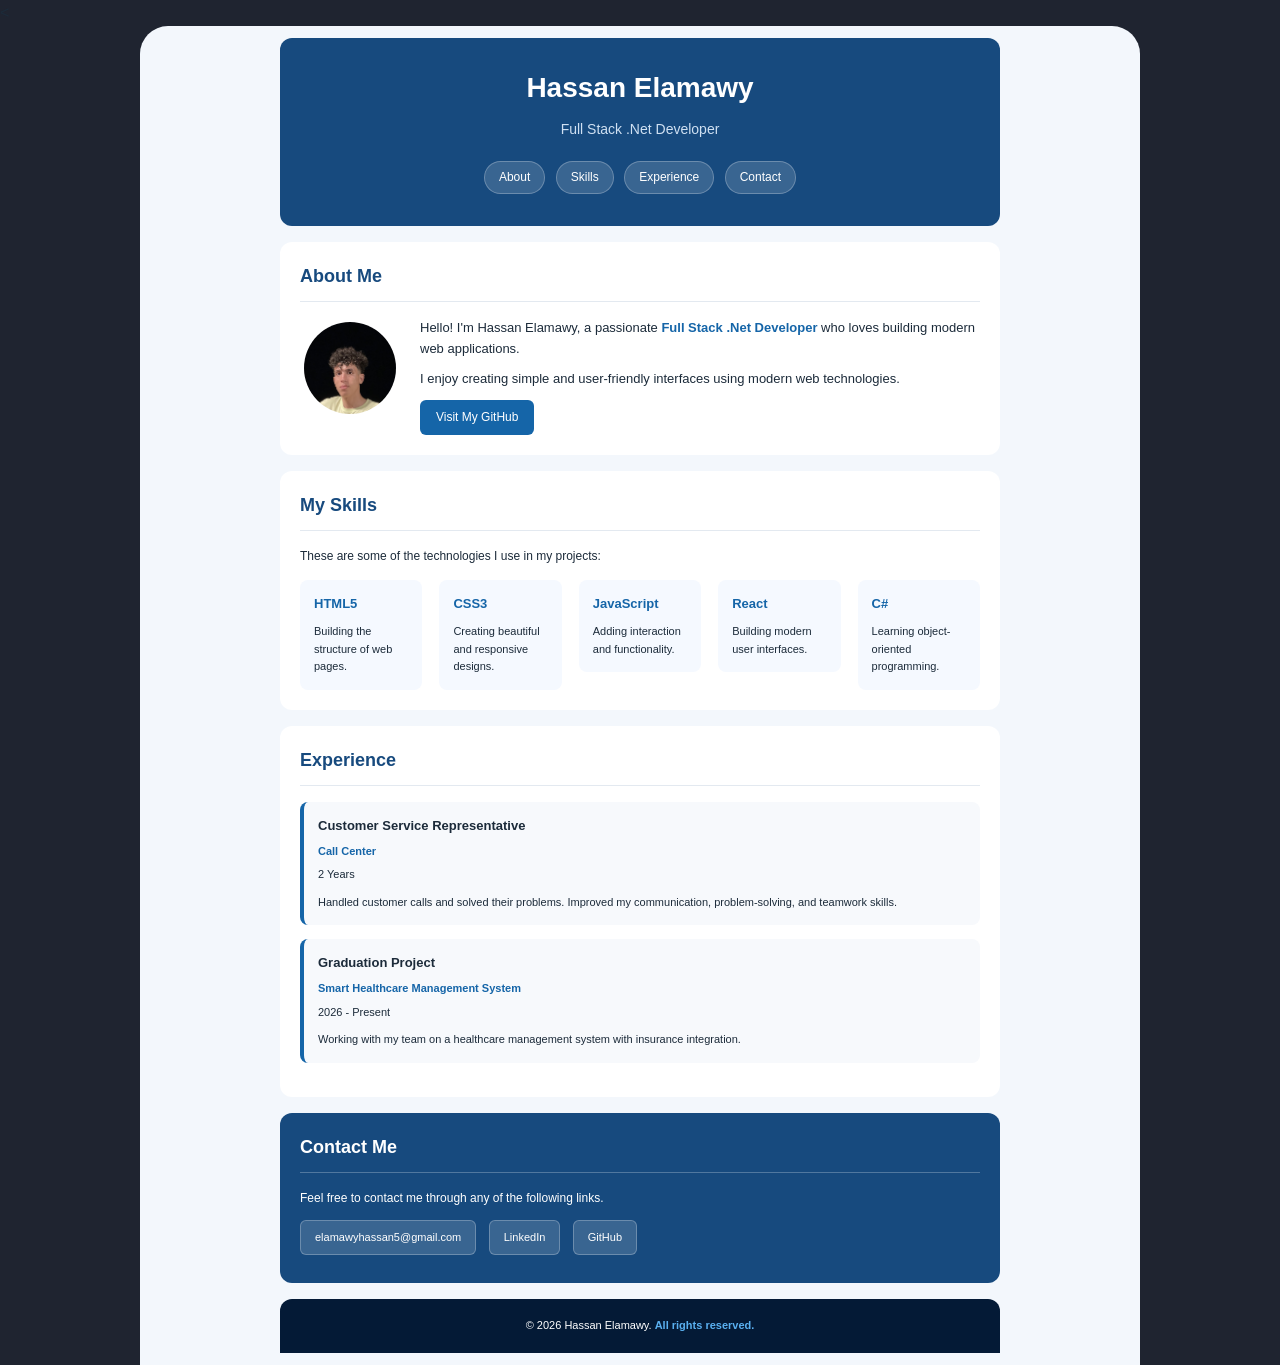
<file: assignment-1/index.html>
<<!doctype html>
<html lang="en">
  <head>
    <meta charset="UTF-8" />
    <meta name="viewport" content="width=device-width, initial-scale=1.0" />
    <title>Hassan Elamawy | Full Stack .Net Developer</title>
    <link rel="stylesheet" href="main.css" />
  </head>
  <body>
    <div class="page">
      <div class="wrapper">
        <!-- 1. Header -->
        <header id="header">
          <h1>Hassan Elamawy</h1>
          <p>Full Stack .Net Developer</p>
          <nav>
            <ul>
              <li><a href="#about">About</a></li>
              <li><a href="#skills">Skills</a></li>
              <li><a href="#experience">Experience</a></li>
              <li><a href="#contact">Contact</a></li>
            </ul>
          </nav>
        </header>

        <main>
          <!-- 2. About Me -->
          <section id="about">
            <h2>About Me</h2>
            <div class="about-content">
              <img src="profile.jpg" alt="Hassan Elamawy profile picture" />

              <div class="about-text">
                <p>
                  Hello! I'm Hassan Elamawy, a passionate
                  <strong>Full Stack .Net Developer</strong> who loves building
                  modern web applications.
                </p>
                <p>
                  I enjoy creating simple and user-friendly interfaces using
                  modern web technologies.
                </p>
                <a class="btn" href="https://github.com/" target="_blank"
                  >Visit My GitHub</a
                >
              </div>
            </div>
          </section>

          <section id="skills">
            <h2>My Skills</h2>
            <p class="skills-intro">
              These are some of the technologies I use in my projects:
            </p>
            <ul class="skills-list">
              <li>
                <h3>HTML5</h3>
                <p>Building the structure of web pages.</p>
              </li>
              <li>
                <h3>CSS3</h3>
                <p>Creating beautiful and responsive designs.</p>
              </li>
              <li>
                <h3>JavaScript</h3>
                <p>Adding interaction and functionality.</p>
              </li>
              <li>
                <h3>React</h3>
                <p>Building modern user interfaces.</p>
              </li>
              <li>
                <h3>C#</h3>
                <p>Learning object-oriented programming.</p>
              </li>
            </ul>
          </section>

          <!-- 3. Experience Timeline -->
          <section id="experience">
            <h2>Experience</h2>

            <article class="job">
              <div class="job-top">
                <div>
                  <h3>Customer Service Representative</h3>
                  <p class="company">Call Center</p>
                  <p class="date">2 Years</p>
                </div>
              </div>
              <p>
                Handled customer calls and solved their problems. Improved my
                communication, problem-solving, and teamwork skills.
              </p>
            </article>

            <article class="job">
              <div class="job-top">
                <div>
                  <h3>Graduation Project</h3>
                  <p class="company">Smart Healthcare Management System</p>
                  <p class="date">2026 - Present</p>
                </div>
              </div>
              <p>
                Working with my team on a healthcare management system with
                insurance integration.
              </p>
            </article>
          </section>

          <!-- 4. Contact Me -->
          <section id="contact">
            <h2>Contact Me</h2>
            <p>Feel free to contact me through any of the following links.</p>
            <ul>
              <li>
                <a href="mailto:elamawyhassan5@gmail.com"
                  >elamawyhassan5@gmail.com</a
                >
              </li>
              <li>
                <a href="https://www.linkedin.com/" target="_blank">LinkedIn</a>
              </li>
              <li><a href="https://github.com/" target="_blank">GitHub</a></li>
            </ul>
          </section>
        </main>

        <footer>
          <p>&copy; 2026 Hassan Elamawy. <span>All rights reserved.</span></p>
        </footer>
      </div>
    </div>
  </body>
</html>
</file>
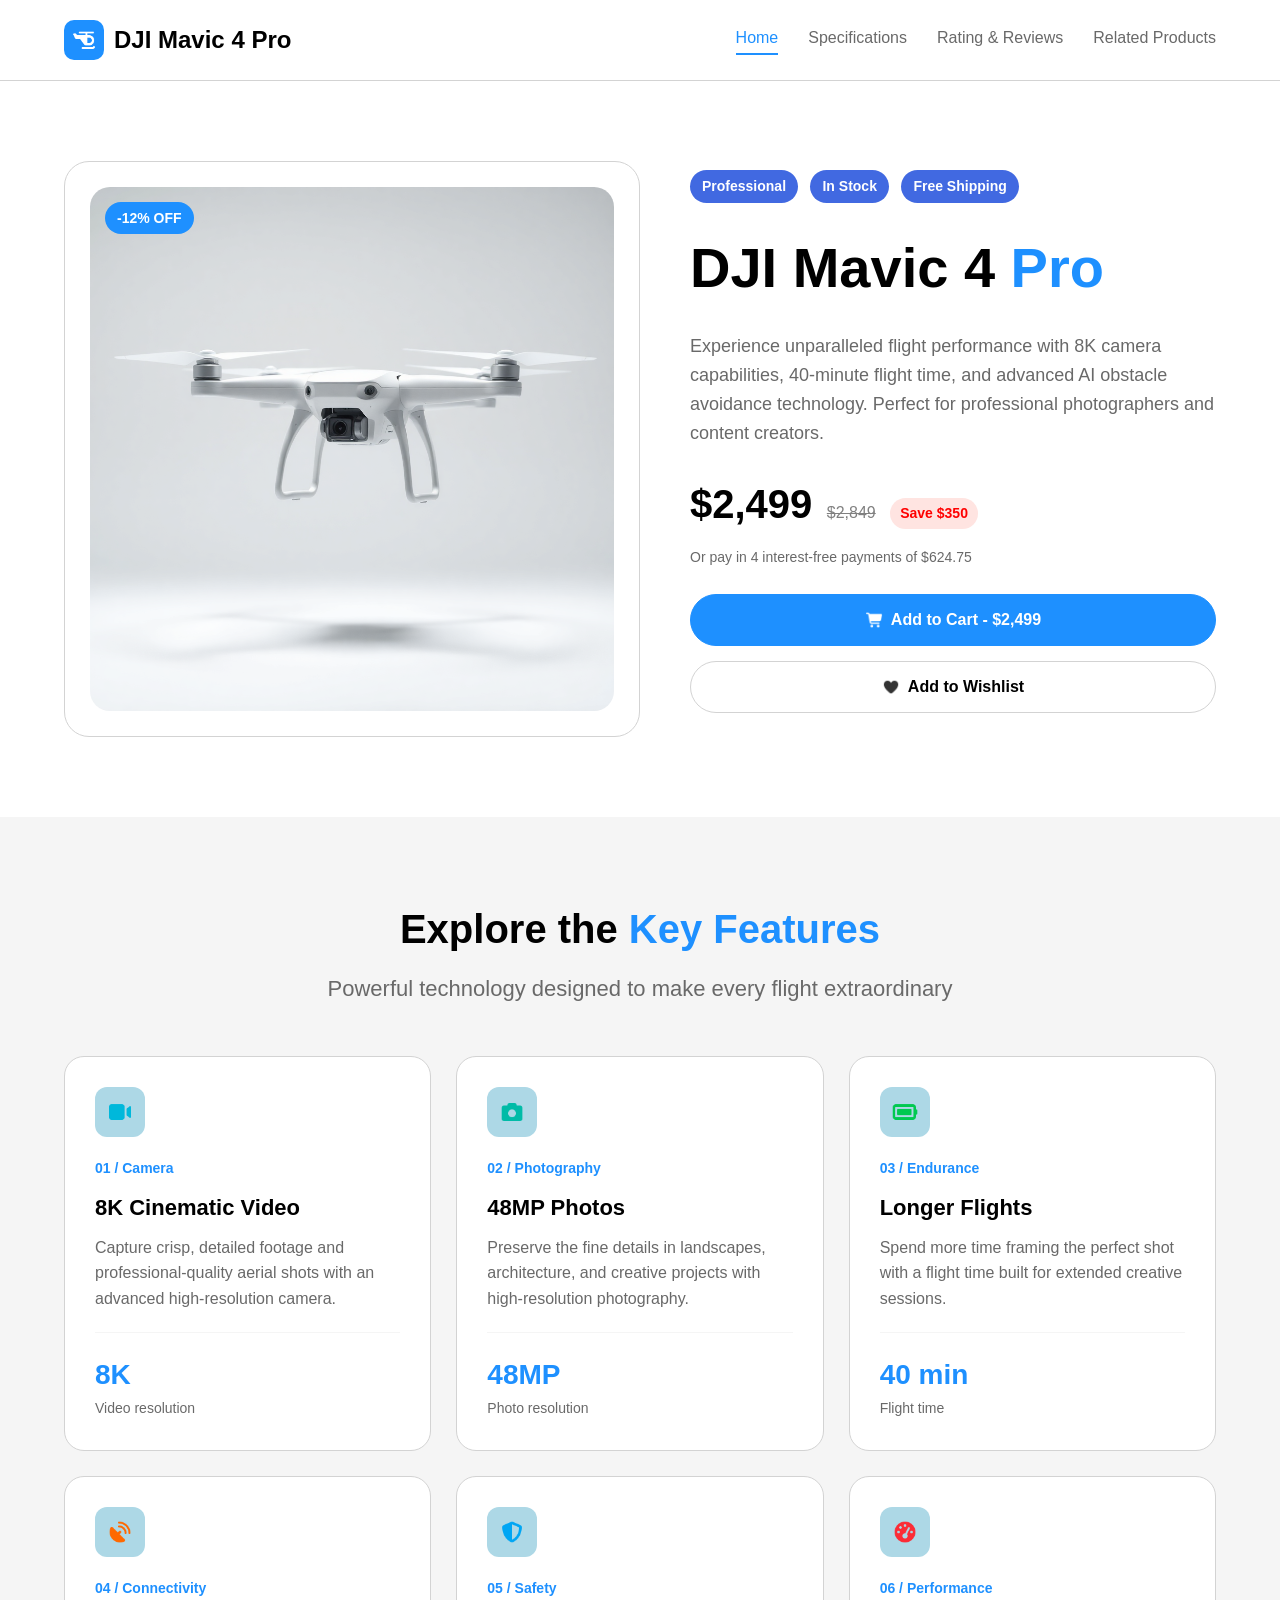
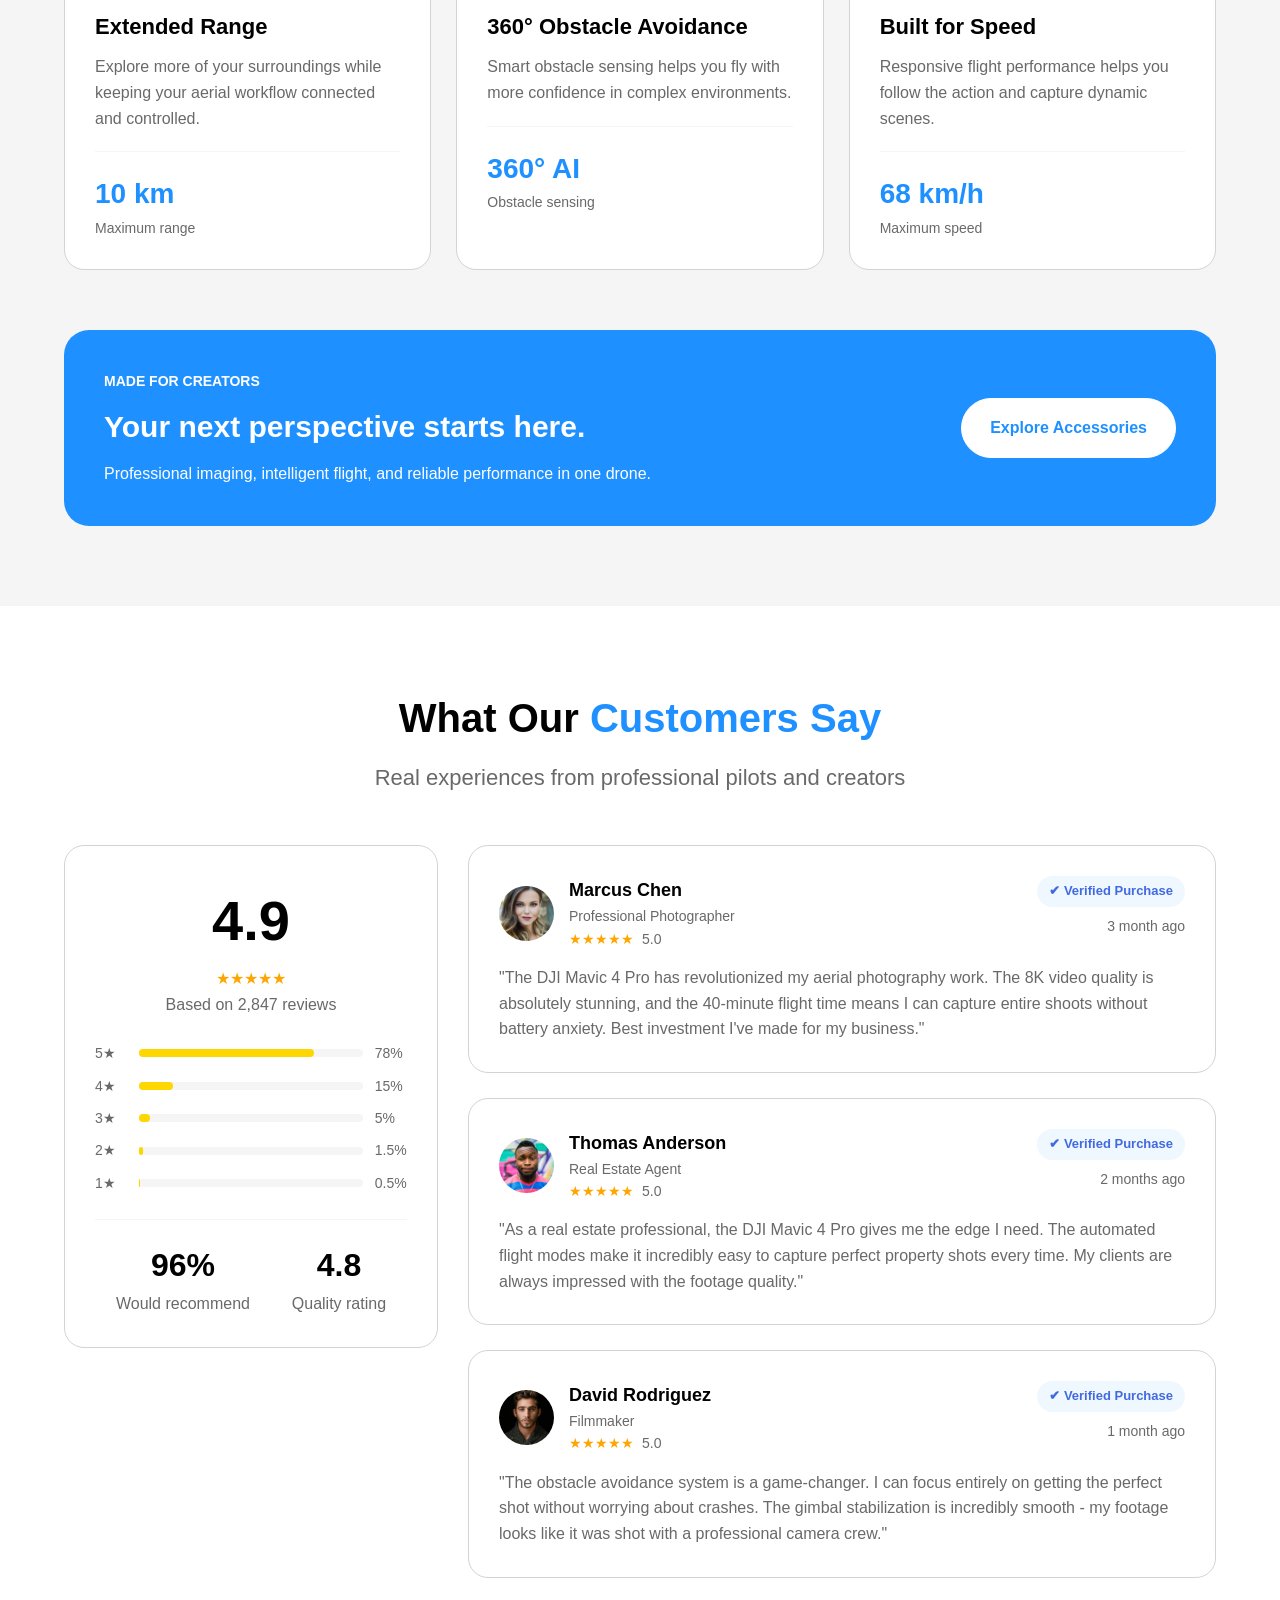
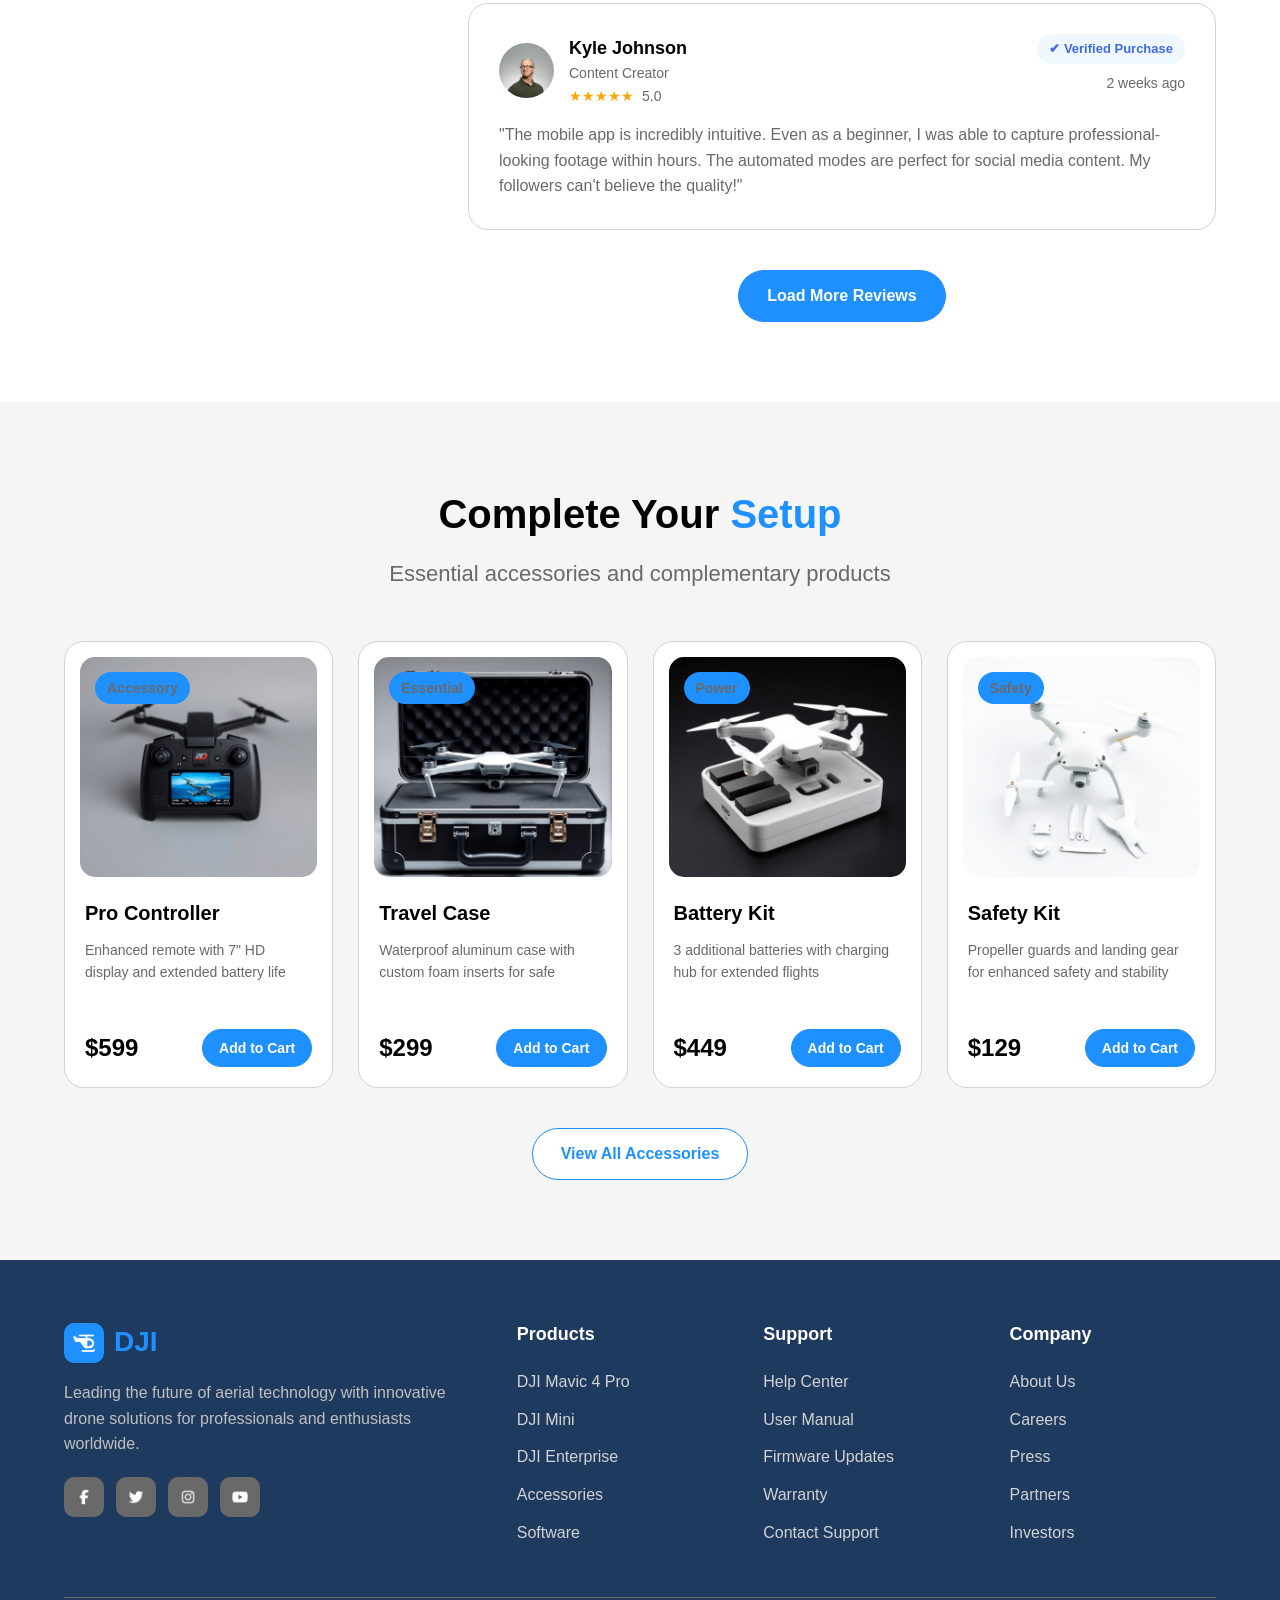
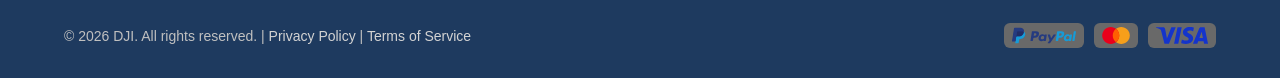
<file: assignment-2/index.html>
<!doctype html>
<html lang="en">
  <head>
    <meta charset="UTF-8" />
    <meta name="viewport" content="width=device-width, initial-scale=1.0" />
    <title>DJI Mavic 4 Pro</title>

    <link rel="icon" href="images/favicon.png" />
    <link rel="stylesheet" href="style.css" />
  </head>
  <body>
    <!-- start navbar -->
    <header class="navbar">
      <div class="container nav-inner">
        <a href="#home" class="logo">
          <img src="images/logo-icon.png" alt="logo" />
          DJI Mavic 4 Pro
        </a>

        <nav class="nav-links">
          <a href="#home" class="active">Home</a>
          <a href="#specifications">Specifications</a>
          <a href="#customer-reviews">Rating &amp; Reviews</a>
          <a href="#related-products">Related Products</a>
        </nav>
      </div>
    </header>

    <!-- start HERO SECTION -->
    <section id="home" class="hero">
      <div class="container hero-inner">
        <div class="hero-image">
          <span class="discount">-12% OFF</span>
          <img src="images/hero-img.png" alt="DJI Mavic 4 Pro drone" />
        </div>

        <div class="hero-text">
          <span class="tag">Professional</span>
          <span class="tag">In Stock</span>
          <span class="tag">Free Shipping</span>

          <h1>DJI Mavic 4 <span class="blue-text">Pro</span></h1>

          <p class="hero-desc">
            Experience unparalleled flight performance with 8K camera
            capabilities, 40-minute flight time, and advanced AI obstacle
            avoidance technology. Perfect for professional photographers and
            content creators.
          </p>

          <p>
            <span class="price-now">$2,499</span>
            <span class="price-old">$2,849</span>
            <span class="save">Save $350</span>
          </p>
          <p class="installments">
            Or pay in 4 interest-free payments of $624.75
          </p>

          <button class="btn btn-blue">
            <img src="images/cart-icon.png" alt="" class="btn-icon" />
            Add to Cart - $2,499
          </button>

          <button class="btn btn-outline">
            <img src="images/heart-icon.png" alt="" class="btn-icon" />
            Add to Wishlist
          </button>
        </div>
      </div>
    </section>

    <!-- start key feature -->
    <section id="specifications" class="section gray-bg">
      <div class="container">
        <div class="section-title">
          <h2>Explore the <span class="blue-text">Key Features</span></h2>
          <p>Powerful technology designed to make every flight extraordinary</p>
        </div>

        <!-- cards -->
        <div class="features-grid">
          <div class="card feature">
            <img
              src="images/camera-icon.png"
              alt="camera icon"
              class="feature-icon"
            />
            <p class="small-title">01 / Camera</p>
            <h3>8K Cinematic Video</h3>
            <p>
              Capture crisp, detailed footage and professional-quality aerial
              shots with an advanced high-resolution camera.
            </p>
            <p class="stat"><strong>8K</strong> Video resolution</p>
          </div>

          <div class="card feature">
            <img
              src="images/photo-icon.png"
              alt="photo icon"
              class="feature-icon"
            />
            <p class="small-title">02 / Photography</p>
            <h3>48MP Photos</h3>
            <p>
              Preserve the fine details in landscapes, architecture, and
              creative projects with high-resolution photography.
            </p>
            <p class="stat"><strong>48MP</strong> Photo resolution</p>
          </div>

          <div class="card feature">
            <img
              src="images/time-icon.png"
              alt="time icon"
              class="feature-icon"
            />
            <p class="small-title">03 / Endurance</p>
            <h3>Longer Flights</h3>
            <p>
              Spend more time framing the perfect shot with a flight time built
              for extended creative sessions.
            </p>
            <p class="stat"><strong>40 min</strong> Flight time</p>
          </div>

          <div class="card feature">
            <img
              src="images/range-icon.png"
              alt="range icon"
              class="feature-icon"
            />
            <p class="small-title">04 / Connectivity</p>
            <h3>Extended Range</h3>
            <p>
              Explore more of your surroundings while keeping your aerial
              workflow connected and controlled.
            </p>
            <p class="stat"><strong>10 km</strong> Maximum range</p>
          </div>

          <div class="card feature">
            <img
              src="images/safety-icon.png"
              alt="safety icon"
              class="feature-icon"
            />
            <p class="small-title">05 / Safety</p>
            <h3>360° Obstacle Avoidance</h3>
            <p>
              Smart obstacle sensing helps you fly with more confidence in
              complex environments.
            </p>
            <p class="stat"><strong>360° AI</strong> Obstacle sensing</p>
          </div>

          <div class="card feature">
            <img
              src="images/speed-icon.png"
              alt="speed icon"
              class="feature-icon"
            />
            <p class="small-title">06 / Performance</p>
            <h3>Built for Speed</h3>
            <p>
              Responsive flight performance helps you follow the action and
              capture dynamic scenes.
            </p>
            <p class="stat"><strong>68 km/h</strong> Maximum speed</p>
          </div>
        </div>

        <div class="cta-box">
          <div class="cta-text">
            <p class="cta-small">MADE FOR CREATORS</p>
            <h3>Your next perspective starts here.</h3>
            <p>
              Professional imaging, intelligent flight, and reliable performance
              in one drone.
            </p>
          </div>
          <a href="#related-products" class="btn btn-white"
            >Explore Accessories</a
          >
        </div>
      </div>
    </section>

    <!-- start review section -->
    <section id="customer-reviews" class="section">
      <div class="container">
        <div class="section-title">
          <h2>What Our <span class="blue-text">Customers Say</span></h2>
          <p>Real experiences from professional pilots and creators</p>
        </div>
        <div class="reviews-layout">
          <!-- reviews summary -->
          <div class="card summary">
            <div class="summary-score">
              <p class="big-number">4.9</p>
              <p class="stars">★★★★★</p>
              <p>Based on 2,847 reviews</p>
            </div>

            <!-- rating bars -->
            <div class="summary-bars">
              <div class="bar-row">
                <span>5★</span>
                <div class="bar">
                  <div class="bar-fill" style="width: 78%"></div>
                </div>
                <span>78%</span>
              </div>
              <div class="bar-row">
                <span>4★</span>
                <div class="bar">
                  <div class="bar-fill" style="width: 15%"></div>
                </div>
                <span>15%</span>
              </div>
              <div class="bar-row">
                <span>3★</span>
                <div class="bar">
                  <div class="bar-fill" style="width: 5%"></div>
                </div>
                <span>5%</span>
              </div>
              <div class="bar-row">
                <span>2★</span>
                <div class="bar">
                  <div class="bar-fill" style="width: 1.5%"></div>
                </div>
                <span>1.5%</span>
              </div>
              <div class="bar-row">
                <span>1★</span>
                <div class="bar">
                  <div class="bar-fill" style="width: 0.5%"></div>
                </div>
                <span>0.5%</span>
              </div>
            </div>

            <div class="summary-extra">
              <div>
                <p class="mid-number">96%</p>
                <p>Would recommend</p>
              </div>
              <div>
                <p class="mid-number">4.8</p>
                <p>Quality rating</p>
              </div>
            </div>
          </div>

          <div class="reviews-right">
            <!-- reviews grid -->
            <div class="reviews-grid">
              <div class="card review">
                <div class="review-top">
                  <div class="reviewer">
                    <img
                      src="images/avatar-1.jpg"
                      alt="Marcus Chen"
                      class="avatar"
                    />
                    <div>
                      <h4>Marcus Chen</h4>
                      <p>Professional Photographer</p>
                      <p class="rating">
                        <span class="stars">★★★★★</span>
                        <span>5.0</span>
                      </p>
                    </div>
                  </div>
                  <div class="review-meta">
                    <span class="verified">✔ Verified Purchase</span>
                    <p>3 month ago</p>
                  </div>
                </div>
                <p>
                  "The DJI Mavic 4 Pro has revolutionized my aerial photography
                  work. The 8K video quality is absolutely stunning, and the
                  40-minute flight time means I can capture entire shoots
                  without battery anxiety. Best investment I've made for my
                  business."
                </p>
              </div>

              <div class="card review">
                <div class="review-top">
                  <div class="reviewer">
                    <img
                      src="images/avatar-2.jpg"
                      alt="Thomas Anderson"
                      class="avatar"
                    />
                    <div>
                      <h4>Thomas Anderson</h4>
                      <p>Real Estate Agent</p>
                      <p class="rating">
                        <span class="stars">★★★★★</span>
                        <span>5.0</span>
                      </p>
                    </div>
                  </div>
                  <div class="review-meta">
                    <span class="verified">✔ Verified Purchase</span>
                    <p>2 months ago</p>
                  </div>
                </div>
                <p>
                  "As a real estate professional, the DJI Mavic 4 Pro gives me
                  the edge I need. The automated flight modes make it incredibly
                  easy to capture perfect property shots every time. My clients
                  are always impressed with the footage quality."
                </p>
              </div>

              <div class="card review">
                <div class="review-top">
                  <div class="reviewer">
                    <img
                      src="images/avatar-3.jpg"
                      alt="David Rodriguez"
                      class="avatar"
                    />
                    <div>
                      <h4>David Rodriguez</h4>
                      <p>Filmmaker</p>
                      <p class="rating">
                        <span class="stars">★★★★★</span>
                        <span>5.0</span>
                      </p>
                    </div>
                  </div>
                  <div class="review-meta">
                    <span class="verified">✔ Verified Purchase</span>
                    <p>1 month ago</p>
                  </div>
                </div>
                <p>
                  "The obstacle avoidance system is a game-changer. I can focus
                  entirely on getting the perfect shot without worrying about
                  crashes. The gimbal stabilization is incredibly smooth - my
                  footage looks like it was shot with a professional camera
                  crew."
                </p>
              </div>

              <div class="card review">
                <div class="review-top">
                  <div class="reviewer">
                    <img
                      src="images/avatar-4.jpg"
                      alt="Kyle Johnson"
                      class="avatar"
                    />
                    <div>
                      <h4>Kyle Johnson</h4>
                      <p>Content Creator</p>
                      <p class="rating">
                        <span class="stars">★★★★★</span>
                        <span>5.0</span>
                      </p>
                    </div>
                  </div>
                  <div class="review-meta">
                    <span class="verified">✔ Verified Purchase</span>
                    <p>2 weeks ago</p>
                  </div>
                </div>
                <p>
                  "The mobile app is incredibly intuitive. Even as a beginner, I
                  was able to capture professional-looking footage within hours.
                  The automated modes are perfect for social media content. My
                  followers can't believe the quality!"
                </p>
              </div>
            </div>

            <div class="center">
              <button class="btn btn-load">Load More Reviews</button>
            </div>
          </div>
        </div>
      </div>
    </section>

    <!-- RELATED PRODUCTS -->
    <section id="related-products" class="section gray-bg">
      <div class="container">
        <div class="section-title">
          <h2>Complete Your <span class="blue-text">Setup</span></h2>
          <p>Essential accessories and complementary products</p>
        </div>

        <div class="products-grid">
          <div class="card product">
            <div class="product-image">
              <img src="images/related-products-1.png" alt="Pro Controller" />
              <span class="product-tag">Accessory</span>
            </div>
            <div class="product-info">
              <h3>Pro Controller</h3>
              <p>
                Enhanced remote with 7" HD display and extended battery life
              </p>
              <div class="product-bottom">
                <span class="product-price">$599</span>
                <button class="btn btn-blue btn-small">Add to Cart</button>
              </div>
            </div>
          </div>

          <div class="card product">
            <div class="product-image">
              <img src="images/related-products-2.png" alt="Travel Case" />
              <span class="product-tag">Essential</span>
            </div>
            <div class="product-info">
              <h3>Travel Case</h3>
              <p>Waterproof aluminum case with custom foam inserts for safe</p>
              <div class="product-bottom">
                <span class="product-price">$299</span>
                <button class="btn btn-blue btn-small">Add to Cart</button>
              </div>
            </div>
          </div>

          <div class="card product">
            <div class="product-image">
              <img src="images/related-products-3.png" alt="Battery Kit" />
              <span class="product-tag">Power</span>
            </div>
            <div class="product-info">
              <h3>Battery Kit</h3>
              <p>
                3 additional batteries with charging hub for extended flights
              </p>
              <div class="product-bottom">
                <span class="product-price">$449</span>
                <button class="btn btn-blue btn-small">Add to Cart</button>
              </div>
            </div>
          </div>

          <div class="card product">
            <div class="product-image">
              <img src="images/related-products-4.png" alt="Safety Kit" />
              <span class="product-tag">Safety</span>
            </div>
            <div class="product-info">
              <h3>Safety Kit</h3>
              <p>
                Propeller guards and landing gear for enhanced safety and
                stability
              </p>
              <div class="product-bottom">
                <span class="product-price">$129</span>
                <button class="btn btn-blue btn-small">Add to Cart</button>
              </div>
            </div>
          </div>
        </div>

        <div class="center">
          <button class="btn btn-line">View All Accessories</button>
        </div>
      </div>
    </section>

    <!-- footer -->
    <footer class="footer">
      <div class="container">
        <div class="footer-grid">
          <div>
            <h3 class="footer-logo">
              <img src="images/logo-icon.png" alt="logo" />
              DJI
            </h3>
            <p>
              Leading the future of aerial technology with innovative drone
              solutions for professionals and enthusiasts worldwide.
            </p>
            <div class="social">
              <a href="#"><img src="images/facebook.png" alt="Facebook" /></a>
              <a href="#"><img src="images/twitter.png" alt="Twitter" /></a>
              <a href="#"><img src="images/instagram.png" alt="Instagram" /></a>
              <a href="#"><img src="images/youtube.png" alt="YouTube" /></a>
            </div>
          </div>

          <div>
            <h4>Products</h4>

            <a href="#home">DJI Mavic 4 Pro</a>
            <a href="#">DJI Mini</a>
            <a href="#">DJI Enterprise</a>
            <a href="#related-products">Accessories</a>
            <a href="#">Software</a>
          </div>

          <div>
            <h4>Support</h4>

            <a href="#">Help Center</a>
            <a href="#">User Manual</a>
            <a href="#">Firmware Updates</a>
            <a href="#">Warranty</a>
            <a href="#">Contact Support</a>
          </div>

          <div>
            <h4>Company</h4>

            <a href="#">About Us</a>
            <a href="#">Careers</a>
            <a href="#">Press</a>
            <a href="#">Partners</a>
            <a href="#">Investors</a>
          </div>
        </div>

        <div class="footer-bottom">
          <p>
            &copy; 2026 DJI. All rights reserved. |
            <a href="#">Privacy Policy</a> |
            <a href="#">Terms of Service</a>
          </p>
          <p class="payments">
            <img src="images/paypal.svg" alt="PayPal" />
            <img src="images/mastercard.svg" alt="Mastercard" />
            <img src="images/visa.svg" alt="Visa" />
          </p>
        </div>
      </div>
    </footer>
  </body>
</html>
</file>
<file: assignment-1/main.css>
* {
  margin: 0;
  padding: 0;
  box-sizing: border-box;
}

html {
  scroll-behavior: smooth;
}

body {
  font-family: Arial, Helvetica, sans-serif;
  background-color: #1f2430;
  color: #1c2b3a;
  line-height: 1.6;
}

.page {
  max-width: 1000px;
  margin: 0 auto;
  padding: 12px;
  background-color: #f3f7fc;
  border-radius: 28px 28px 0 0;
}

.wrapper {
  max-width: 720px;
  margin: 0 auto;
}

header {
  background-color: #174a7e;
  color: #fff;
  text-align: center;
  padding: 28px 20px;
  border-radius: 12px;
  margin-bottom: 16px;
}

header h1 {
  font-size: 28px;
  margin-bottom: 8px;
}

header p {
  font-size: 14px;
  color: #cfe0f2;
  margin-bottom: 16px;
}

nav ul {
  list-style: none;
}

nav li {
  display: inline-block;
  margin: 4px 3px;
}

nav a {
  display: inline-block;
  color: #fff;
  text-decoration: none;
  font-size: 12px;
  padding: 6px 14px;
  background-color: rgba(255, 255, 255, 0.15);
  border: 1px solid rgba(255, 255, 255, 0.25);
  border-radius: 20px;
  transition: background-color 0.3s;
}

nav a:hover {
  background-color: rgba(255, 255, 255, 0.3);
}

section {
  background-color: #fff;
  padding: 20px;
  border-radius: 12px;
  margin-bottom: 16px;
}

section h2 {
  font-size: 18px;
  color: #174a7e;
  padding-bottom: 10px;
  margin-bottom: 16px;
  border-bottom: 1px solid #e3e9f0;
}

.about-content {
  overflow: auto;
}

.about-content img {
  float: left;
  margin-right: 20px;
  margin-bottom: 10px;
  width: 100px;
  height: 100px;
  object-fit: cover;
  border-radius: 50%;
  border: 4px solid #fff;
}

.about-text p {
  font-size: 13px;
  margin-bottom: 10px;
}

.about-text strong {
  color: #1565a8;
}

.btn {
  display: inline-block;
  background-color: #1565a8;
  color: #fff;
  text-decoration: none;
  font-size: 12px;
  padding: 8px 16px;
  border-radius: 6px;
  transition: background-color 0.3s;
}

.btn:hover {
  background-color: #0f4c80;
}

.skills-intro {
  font-size: 12px;
  margin-bottom: 14px;
}

.skills-list {
  list-style: none;
  overflow: auto;
}

.skills-list li {
  float: left;
  padding: 14px;
  background-color: #f5f9ff;
  border-radius: 8px;
  width: 18%;
  margin-right: 2.5%;
}
.skills-list li:nth-child(5n) {
  margin-right: 0;
}

.skills-list h3 {
  font-size: 13px;
  color: #1565a8;
  margin-bottom: 8px;
}

.skills-list p {
  font-size: 11px;
}

.job {
  background-color: #f7f9fc;
  border-left: 4px solid #1565a8;
  border-radius: 8px;
  padding: 14px;
  margin-bottom: 14px;
}

.job-top {
  margin-bottom: 10px;
}

.job-top h3 {
  font-size: 13px;
}

.job-top .company {
  font-size: 11px;
  font-weight: bold;
  color: #1565a8;
  margin: 6px 0;
}

.job-top .date {
  font-size: 11px;
}

.job > p {
  font-size: 11px;
}

#contact {
  background-color: #174a7e;
  color: #fff;
}

#contact h2 {
  color: #fff;
  border-bottom-color: rgba(255, 255, 255, 0.25);
}

#contact p {
  font-size: 12px;
  margin-bottom: 12px;
}

#contact ul {
  list-style: none;
}

#contact li {
  display: inline-block;
  margin-right: 8px;
  margin-bottom: 8px;
}

#contact a {
  display: inline-block;
  color: #fff;
  text-decoration: none;
  font-size: 11px;
  padding: 8px 14px;
  background-color: rgba(255, 255, 255, 0.15);
  border: 1px solid rgba(255, 255, 255, 0.25);
  border-radius: 6px;
  transition: background-color 0.3s;
}

#contact a:hover {
  background-color: rgba(255, 255, 255, 0.3);
}

footer {
  background-color: #041a36;
  color: #fff;
  text-align: center;
  font-size: 11px;
  padding: 18px;
  border-radius: 12px 12px 0 0;
}

footer span {
  color: #5ab0f0;
  font-weight: bold;
}

@media (max-width: 768px) {
  .about-content img {
    float: none;
    display: block;
    margin: 0 auto 15px;
  }

  .about-text {
    text-align: center;
  }

  .skills-list li {
    width: 48%;
    margin-right: 4%;
    margin-bottom: 14px;
  }

  .skills-list li:nth-child(5n) {
    margin-right: 4%;
  }

  .skills-list li:nth-child(2n) {
    margin-right: 0;
  }
}
</file>
<file: assignment-2/style.css>
/* Reset */
* {
  margin: 0;
  padding: 0;
  box-sizing: border-box;
}

body {
  font-family: Arial, sans-serif;
  color: black;
  line-height: 1.6;
}

a {
  text-decoration: none;
}

/* Container */
.container {
  width: 90%;
  max-width: 1200px;
  margin: 0 auto;
}

/* Navbar */
.navbar {
  background-color: white;
  padding: 20px 0;
  border-bottom: 1px solid lightgray;
  position: sticky;
  top: 0;
  z-index: 10;
}

.nav-inner {
  display: flex;
  justify-content: space-between;
  align-items: center;
}

.logo {
  display: flex;
  align-items: center;
  gap: 10px;
  font-size: 24px;
  font-weight: bold;
  color: black;
}

.nav-links {
  display: flex;
  gap: 30px;
}

.nav-links a {
  position: relative;
  padding-bottom: 5px;
  color: dimgray;
}

.nav-links a::after {
  content: "";
  position: absolute;
  left: 0;
  bottom: 0;
  width: 0;
  height: 2px;
  background-color: dodgerblue;
  transition: width 0.3s;
}

.nav-links a:hover {
  color: dodgerblue;
}

.nav-links a:hover::after,
.nav-links .active::after {
  width: 100%;
}

.logo img {
  width: 40px;
  padding: 8px;
  border-radius: 10px;
  background-color: dodgerblue;
}

.nav-links .active {
  color: dodgerblue;
}

/* Hero */
.hero {
  padding: 80px 0;
  background-color: white;
}

.hero-inner {
  display: flex;
  align-items: center;
}

/* Image card */
.hero-image {
  position: relative;
  width: 50%;
  padding: 25px;
  background-color: white;
  border: 1px solid lightgray;
  border-radius: 25px;
}

.hero-image img {
  width: 100%;
  display: block;
  border-radius: 20px;
}

.discount {
  position: absolute;
  top: 40px;
  left: 40px;
  padding: 5px 12px;
  border-radius: 20px;
  background-color: dodgerblue;
  color: white;
  font-size: 14px;
  font-weight: bold;
}

.hero-text {
  width: 50%;
  padding-left: 50px;
}

.tag {
  display: inline-block;
  padding: 5px 12px;
  margin-right: 8px;
  margin-bottom: 20px;
  border-radius: 20px;
  background-color: royalblue;
  color: white;
  font-size: 14px;
  font-weight: bold;
}

.hero h1 {
  font-size: 56px;
  margin-bottom: 20px;
}

.blue-text {
  color: dodgerblue;
}

.hero-desc {
  font-size: 18px;
  color: dimgray;
  margin-bottom: 25px;
}

/* Prices */
.price-now {
  font-size: 40px;
  font-weight: bold;
}

.price-old {
  color: gray;
  text-decoration: line-through;
  margin: 0 10px;
}

.save {
  display: inline-block;
  padding: 4px 10px;
  border-radius: 20px;
  background-color: mistyrose;
  color: red;
  font-size: 14px;
  font-weight: bold;
}

.installments {
  font-size: 14px;
  color: dimgray;
  margin-top: 10px;
  margin-bottom: 25px;
}

.btn {
  padding: 16px 28px;
  font-family: inherit;
  font-size: 16px;
  font-weight: bold;
  border: 1px solid lightgray;
  border-radius: 50px;
  cursor: pointer;
  transition: all 0.3s;
}

.btn-blue {
  background-color: dodgerblue;
  border-color: dodgerblue;
  color: white;
}

.btn-outline {
  background-color: white;
  color: black;
}

.hero-text button {
  display: flex;
  justify-content: center;
  align-items: center;
  gap: 8px;
  width: 100%;
  margin-bottom: 15px;
}

.btn-icon {
  width: 18px;
}

.section {
  padding: 80px 0;
}

.gray-bg {
  background-color: whitesmoke;
}

.section-title {
  text-align: center;
  margin-bottom: 50px;
}

.section-title h2 {
  font-size: 40px;
  margin-bottom: 10px;
}

.section-title p {
  font-size: 22px;
  color: dimgray;
}

.card {
  padding: 30px;
  background-color: white;
  border: 1px solid lightgray;
  border-radius: 20px;
}

/* Key Features */
.features-grid {
  display: grid;
  grid-template-columns: repeat(3, 1fr);
  gap: 25px;
}

.feature {
  color: dimgray;
  transition: all 0.3s;
}

.feature-icon {
  display: block;
  width: 50px;
  padding: 12px;
  margin-bottom: 20px;
  border-radius: 12px;
  background-color: lightblue;
}

.small-title {
  margin-bottom: 10px;
  color: dodgerblue;
  font-size: 14px;
  font-weight: bold;
}

.feature h3 {
  margin-bottom: 10px;
  color: black;
  font-size: 22px;
}

.stat {
  margin-top: 20px;
  padding-top: 20px;
  border-top: 1px solid whitesmoke;
  font-size: 14px;
}

.stat strong {
  display: block;
  color: dodgerblue;
  font-size: 28px;
}

/* Call to action box */
.cta-box {
  display: flex;
  justify-content: space-between;
  align-items: center;
  margin-top: 60px;
  padding: 40px;
  background-color: dodgerblue;
  color: white;
  border-radius: 25px;
}

.cta-small {
  margin-bottom: 10px;
  font-size: 14px;
  font-weight: bold;
}

.cta-box h3 {
  margin-bottom: 10px;
  font-size: 30px;
}

.btn-white {
  background-color: white;
  border-color: white;
  color: dodgerblue;
}

/* Reviews */
.stars {
  color: orange;
}

.reviews-layout {
  display: grid;
  grid-template-columns: 1fr 2fr;
  gap: 30px;
  align-items: start;
}

.summary {
  position: sticky;
  top: 100px;
  color: dimgray;
}

.summary-score {
  margin-bottom: 25px;
  text-align: center;
}

.summary-bars {
  margin-bottom: 25px;
}

.summary-extra {
  display: flex;
  justify-content: space-around;
  padding-top: 20px;
  border-top: 1px solid whitesmoke;
  text-align: center;
}

.reviews-grid {
  display: grid;
  gap: 25px;
  margin-bottom: 40px;
}

.big-number {
  font-size: 56px;
  font-weight: bold;
  color: black;
}

.bar-row {
  display: flex;
  align-items: center;
  gap: 12px;
  margin-bottom: 10px;
}

.bar-row span {
  width: 45px;
  font-size: 14px;
}

.bar {
  width: 100%;
  height: 8px;
  background-color: whitesmoke;
  border-radius: 10px;
}

.bar-fill {
  height: 100%;
  background-color: gold;
  border-radius: 10px;
}

.mid-number {
  font-size: 32px;
  font-weight: bold;
  color: black;
}

/* Review cards */
.review {
  color: dimgray;
}

.avatar {
  width: 55px;
  height: 55px;
  border-radius: 50%;
  object-fit: cover;
}

.review-top h4 {
  font-size: 18px;
  color: black;
}

.review-top p {
  font-size: 14px;
}

.review-top {
  display: flex;
  justify-content: space-between;
  align-items: flex-start;
  margin-bottom: 15px;
}

.reviewer {
  display: flex;
  align-items: center;
  gap: 15px;
}

.rating {
  display: flex;
  align-items: center;
  gap: 8px;
}

.review-meta {
  display: flex;
  flex-direction: column;
  align-items: flex-end;
  gap: 8px;
}

.verified {
  display: inline-block;
  padding: 5px 12px;
  border-radius: 20px;
  background-color: aliceblue;
  color: royalblue;
  font-size: 13px;
  font-weight: bold;
}

.center {
  text-align: center;
}

/* Related Products */
.products-grid {
  display: grid;
  grid-template-columns: repeat(4, 1fr);
  gap: 25px;
  margin-bottom: 40px;
}

.card.product {
  padding: 15px;
}

.product-image {
  position: relative;
  overflow: hidden;
  border-radius: 15px;
}

.product-image img {
  display: block;
  width: 100%;
  height: 220px;
  object-fit: cover;
  transition: transform 0.4s;
}

.product-tag {
  position: absolute;
  top: 15px;
  left: 15px;
  padding: 5px 12px;
  border-radius: 20px;
  background-color: dodgerblue;
  color: dimgray;
  font-size: 14px;
  font-weight: bold;
}

.product-info {
  padding: 20px 5px 5px;
  color: dimgray;
}

.product-info h3 {
  margin-bottom: 10px;
  color: black;
  font-size: 20px;
}

.product-info p {
  min-height: 70px;
  margin-bottom: 20px;
  font-size: 14px;
}

.product-bottom {
  display: flex;
  justify-content: space-between;
  align-items: center;
}

.product-price {
  font-size: 24px;
  font-weight: bold;
  color: black;
}

.btn-small {
  padding: 10px 16px;
  font-size: 14px;
}

/* Footer */
.footer {
  padding: 60px 0 30px;
  background-color: #1e3a5f;
  color: silver;
}

.footer-grid {
  display: grid;
  grid-template-columns: 2fr 1fr 1fr 1fr;
  gap: 40px;
  margin-bottom: 40px;
  font-size: 16px;
}

.footer-logo {
  display: flex;
  align-items: center;
  gap: 10px;
  margin-bottom: 15px;
  color: dodgerblue;
  font-size: 28px;
}

.footer-logo img {
  width: 40px;
  padding: 8px;
  border-radius: 10px;
  background-color: dodgerblue;
}

.footer h4 {
  margin-bottom: 20px;
  color: white;
  font-size: 18px;
}

.footer a {
  color: lightgray;
  transition: all 0.3s;
  text-decoration: none;
}

.footer-grid a {
  display: block;
  margin-bottom: 12px;
}

.social {
  display: flex;
  gap: 12px;
  margin-top: 20px;
}

.footer-grid .social a {
  display: flex;
  justify-content: center;
  align-items: center;
  width: 40px;
  height: 40px;
  margin-bottom: 0;
  border-radius: 10px;
  background-color: dimgray;
}

.social img {
  width: 18px;
}

.footer-bottom {
  display: flex;
  justify-content: space-between;
  align-items: center;
  padding-top: 25px;
  border-top: 1px solid dimgray;
  font-size: 14px;
}

.payments {
  display: flex;
  gap: 10px;
}

.payments i {
  font-size: 32px;
  color: white;
}

.payments img {
  height: 25px;
  padding: 4px 8px;
  border-radius: 6px;
  background-color: dimgray;
}

.btn-line {
  background-color: white;
  border-color: dodgerblue;
  color: dodgerblue;
}

/* Hover effects */

/* Buttons */
.btn:hover {
  transform: scale(1.05);
}

.btn-blue:hover {
  background-color: royalblue;
  border-color: royalblue;
}

.btn-outline:hover {
  background-color: whitesmoke;
}

.btn-line:hover {
  background-color: dodgerblue;
  color: white;
}

.btn-white:hover {
  background-color: whitesmoke;
}

.btn-small:hover {
  transform: none;
}

/* Feature cards */
.feature:hover {
  transform: translateY(-8px);
  box-shadow: 0 10px 25px silver;
}

/* Product image zoom */
.product:hover .product-image img {
  transform: scale(1.1);
}

/* Footer links */
.footer a:hover {
  color: white;
}

.btn-load {
  background-color: dodgerblue;
  border-color: dodgerblue;
  color: white;
}

.btn-load:hover {
  background-color: white;
  color: dodgerblue;
}

/* ===== Responsive ===== */

@media (max-width: 900px) {
  .hero-inner {
    flex-direction: column;
  }

  .hero-image,
  .hero-text {
    width: 100%;
  }

  .hero-text {
    padding-left: 0;
    margin-top: 40px;
  }

  .features-grid {
    grid-template-columns: repeat(2, 1fr);
  }

  .products-grid {
    grid-template-columns: repeat(2, 1fr);
  }

  .reviews-layout {
    grid-template-columns: 1fr;
  }

  .summary {
    position: static;
  }

  .footer-grid {
    grid-template-columns: 1fr 1fr;
  }

  .cta-box {
    flex-direction: column;
    gap: 25px;
    text-align: center;
  }
}

@media (max-width: 600px) {
  .nav-inner {
    flex-direction: column;
    gap: 20px;
  }

  .nav-links {
    flex-wrap: wrap;
    justify-content: center;
    gap: 15px;
  }
  .hero h1 {
    font-size: 38px;
  }

  .price-now {
    font-size: 32px;
  }
}
</file>
